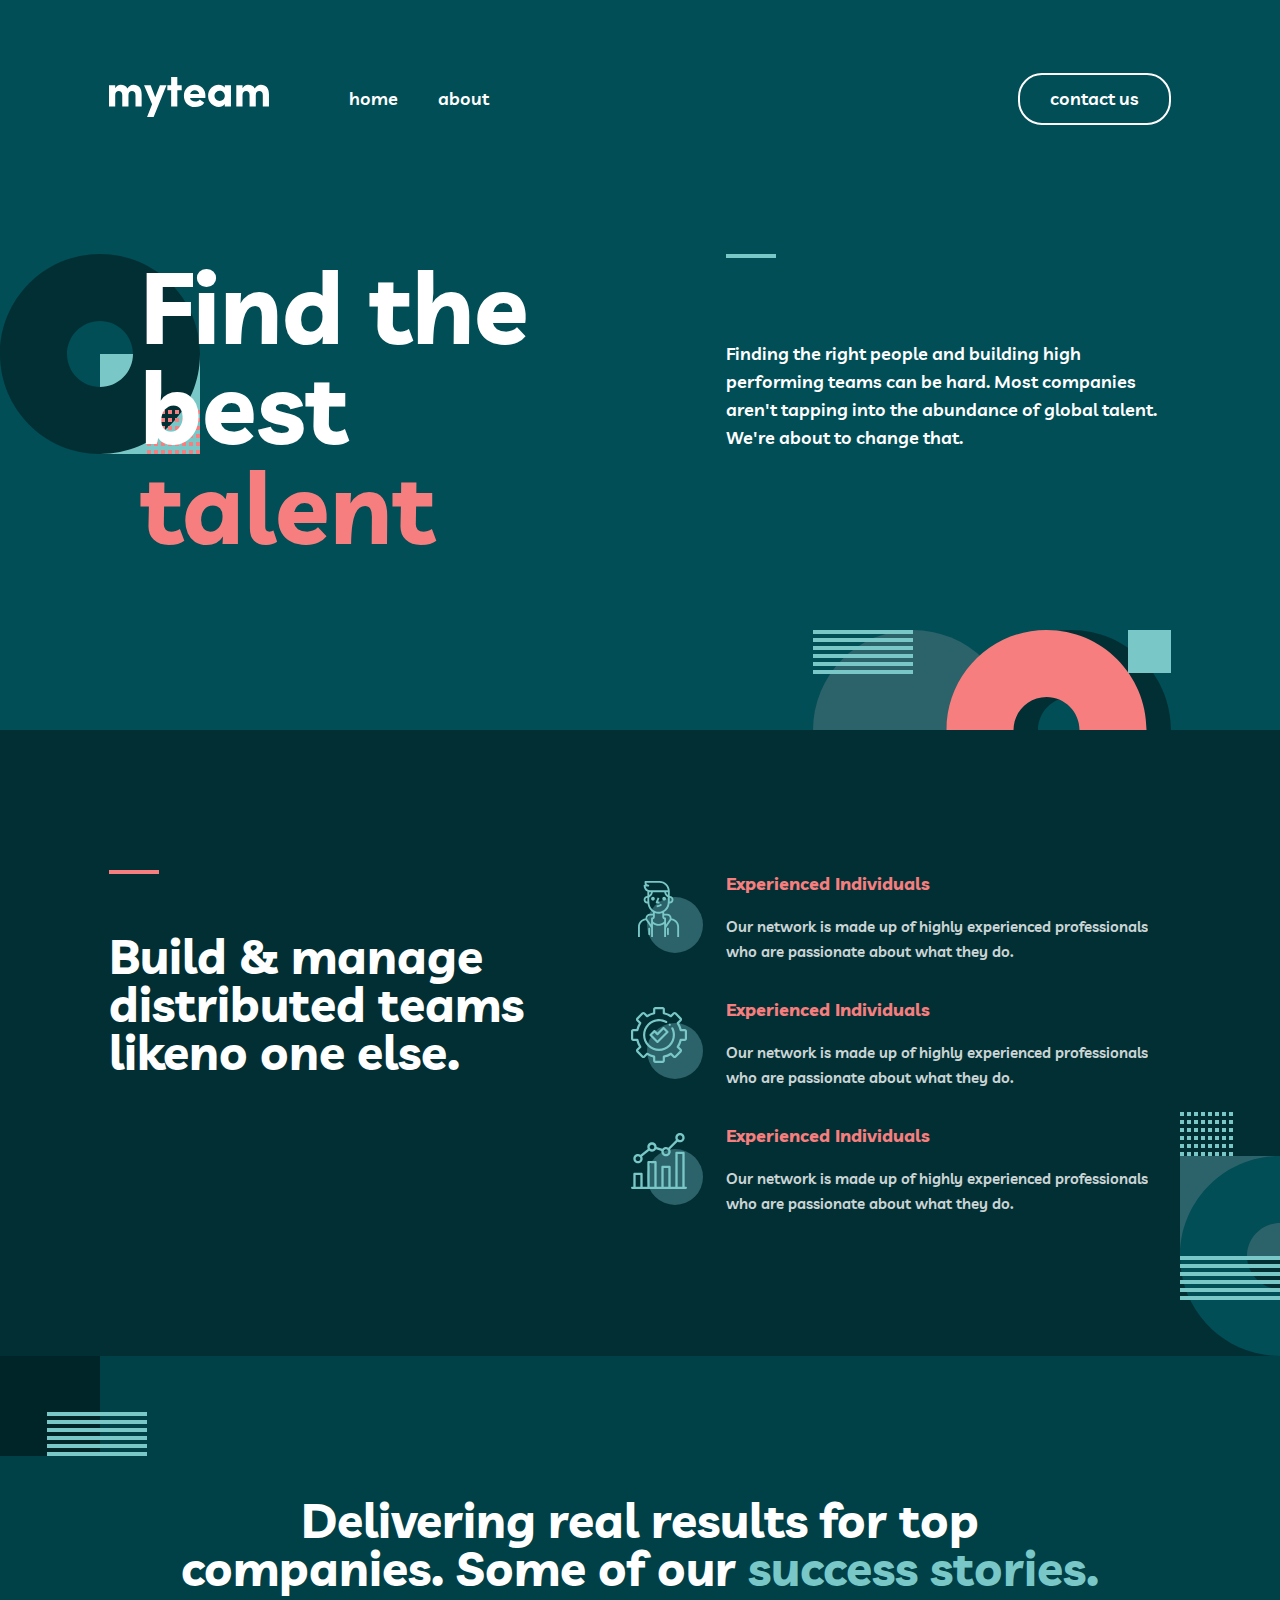
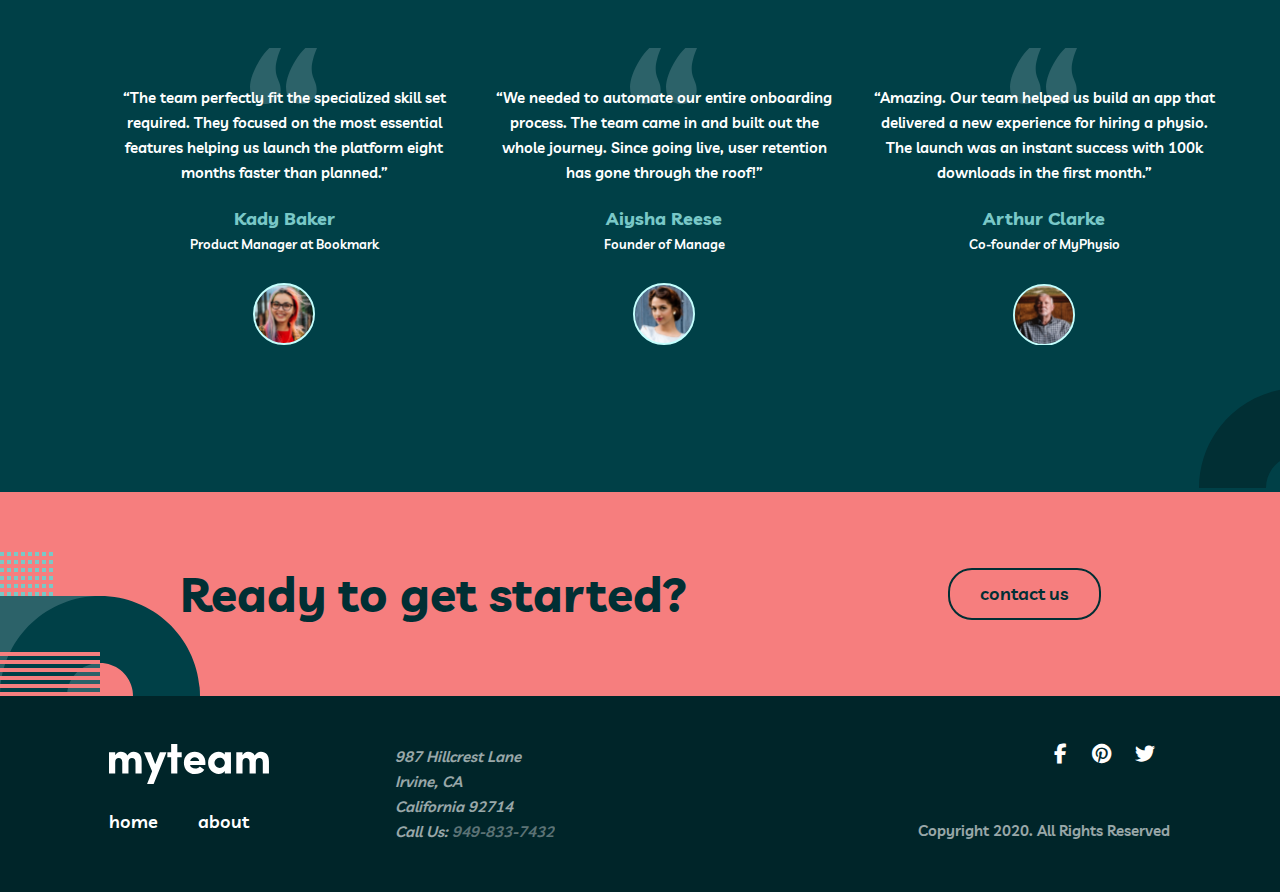
<file: index.html>
<!DOCTYPE html>
<html lang="en">
<head>
    <meta charset="UTF-8">
    <meta name="viewport" content="width=device-width, initial-scale=1.0">
    <title>myteam</title>
    <link rel="shortcut icon" href="./images/myteam-logo.svg">
    <link rel="stylesheet" href="./css/normalize.css">
    <link rel="stylesheet" href="css/style.css">
    <link rel="stylesheet" href="https://cdnjs.cloudflare.com/ajax/libs/font-awesome/6.5.2/css/all.min.css">
</head>
<body>
    <!--Site Header start  -->
    <header class="site-header">
        <div class="container">
            <div class="header">
                <div class="header-logo-wrapper">
                    <a href="/">
                        <img src="./images/myteam-logo.svg" alt="Site Logo"
                        width="160"
                        height="40">
                    </a>
                    <nav class="header-navbar navbar">
                        <ul class="navbar-list">
                            <li class="navbar-item">
                                <a class="navbar-link" href="./index.html">home</a>
                            </li>
                            <li class="navbar-item">
                                <a class="navbar-link" href="./about.html">about</a>
                            </li>
                        </ul>
                    </nav>
                </div>
                <a class="header-contact-us-link" href="./contact.html">contact us</a>
            </div>   
        </div>
    </header>
    <!-- Site Header end -->

    <main class="site-main">
        <section class="hero-section">
            <div class="container">
                <div class="hero">
                    <div class="hero-title-wrapper">
                        <h1 class="hero-title">Find the best <span class="hero-title-color">talent</span> </h1>
                    </div>                   
                    <div class="hero-text-wrapper">
                        <span class="hero-text-line"></span>
                        <p class="hero-text">Finding the right people and building high performing teams can be hard. Most companies aren't tapping into the abundance of global talent. We're about to change that.</p>
                       
                    </div>
                </div>               
            </div>
        </section>

        <section class="build-section">
            <div class="container">
                <div class="build">
                    <div class="build-title-wrapper">
                        <span class="build-color"></span>
                        <p class="build-text">Build & manage distributed teams likeno one else.</p> 
                    </div>
                    <ul class="build-list">
                        <li class="build-item">
                            <img class="build-item-icon" src="./images/teeneger-icon.svg" alt="Experienced" width="72" height="72">
                            <div class="build-item-content-wrapper">
                                <h3 class="build-item-subtitle">Experienced Individuals</h3>
                                <p class="build-item-text">Our network is made up of highly experienced professionals who are passionate about what they do.</p>
                            </div>
                        </li>
                        <li class="build-item">
                            <img class="build-item-icon" src="./images/correct-icon.svg" alt="Experienced" width="72" height="72">
                            <div class="build-item-content-wrapper">
                                <h3 class="build-item-subtitle">Experienced Individuals</h3>
                                <p class="build-item-text">Our network is made up of highly experienced professionals who are passionate about what they do.</p>
                            </div>
                        </li>
                        <li class="build-item">
                            <img class="build-item-icon" src="./images/trend-icon.svg" alt="Experienced" width="72" height="72">
                            <div class="build-item-content-wrapper">
                                <h3 class="build-item-subtitle">Experienced Individuals</h3>
                                <p class="build-item-text">Our network is made up of highly experienced professionals who are passionate about what they do.</p>
                            </div>
                        </li>
                    </ul>
                </div>
            

            </div>
        </section>

        <section class="stories-section">
            <div class="container">
                <div class="stories">
                    <h1 class="stories-title">
                    Delivering real results for top <br> companies. Some of our <span class="stories-title-color">
                        success stories.
                    </span> 
                    </h1>

                    <div class="stories-triple">
                        <div class="first-story">
                            <img class="stories-icon" src="./images/stories-icon.svg" alt="icon" width="67" height="56">
                            <p class="first-story-text"> “The team perfectly fit the specialized skill set required. They focused on the most essential features helping us launch the platform eight months faster than planned.”</p>
                            <strong class="first-story-name">Kady Baker</strong>
                            <p class="first-story-job">Product Manager at Bookmark</p>
                            <img class="first-story-img" src="./images/kady.svg" alt="Kady Baker" width="62" height="62">
                        </div>

                        <div class="second-story">
                            <img class="stories-icon" src="./images/stories-icon.svg" alt="icon" width="67" height="56">
                            <p class="first-story-text"> “We needed to automate our entire onboarding process. The team came in and built out the whole journey. Since going live, user retention has gone through the roof!”</p>
                            <strong class="first-story-name">Aiysha Reese</strong>
                            <p class="first-story-job">Founder of Manage</p>
                            <img class="first-story-img" src="./images/aiysha.svg" alt="Kady Baker" width="62" height="62">
                        </div>

                        <div class="third-story">
                            <img class="stories-icon" src="./images/stories-icon.svg" alt="icon" width="67" height="56">
                            <p class="first-story-text">“Amazing. Our team helped us build an app that delivered a new experience for hiring a physio. The launch was an instant success with 100k downloads in the first month.”</p>
                            <strong class="first-story-name">Arthur Clarke</strong>
                            <p class="first-story-job">Co-founder of MyPhysio</p>
                            <img class="first-story-img" src="./images/arthur.svg" alt="Kady Baker" width="62" height="62">
                        </div>
                    </div>

                    <img class="stories-bottom-bg" src="./images/stories-bottom-bg.svg" alt="icon" width="200" height="100">
                </div>
            </div>
        </section>

        <section class="ready-section">
            <div class="ready-wrapper">
                <h2 class="ready-title">Ready to get started?</h2>
             
                <a class="ready-contact-us-link" href="./contact.html">contact us</a>
            </div>
        </section>
    </main>

    <footer class="site-footer">
        <div class="container">
            <div  class="footer">       
        <div class="footer-list-wrapper">
            <img src="./images/myteam-logo.svg" alt="Logo" width="160"
            height="40">
            <ul class="footer-list">
                <li class="footer-item">
                    <a class="footer-link" href="./index.html">home</a>
                </li>
                <li class="footer-item">
                    <a class="footer-link" href="./about.html">about</a>
                </li>
            </ul>
        </div>

        <address class="footer-address">
            987  Hillcrest Lane <br> Irvine, CA <br> California 92714 <br> Call Us: <a class="footer-tel" href="tel:+">949-833-7432</a>
        </address>

        <div class="footer-icon-content">
            <div class="icons">
                <a href="https://www.facebook.com/" target="_blank">
                    <i class="fa-brands fa-facebook-f"></i>
                </a>
                <a href="https://www.pinterest.com/" target="_blank">
                    <i class="fa-brands fa-pinterest"></i>
                </a>
                <a href="https://x.com/?lang=ru" target="_blank">
                    <i class="fa-brands fa-twitter"></i>
                </a>
            </div>
            <p class="footer-text">Copyright 2020. All Rights Reserved</p>
        </div>
            </div>
            
        </div>
        
    </footer>
</body>
</html>
</file>
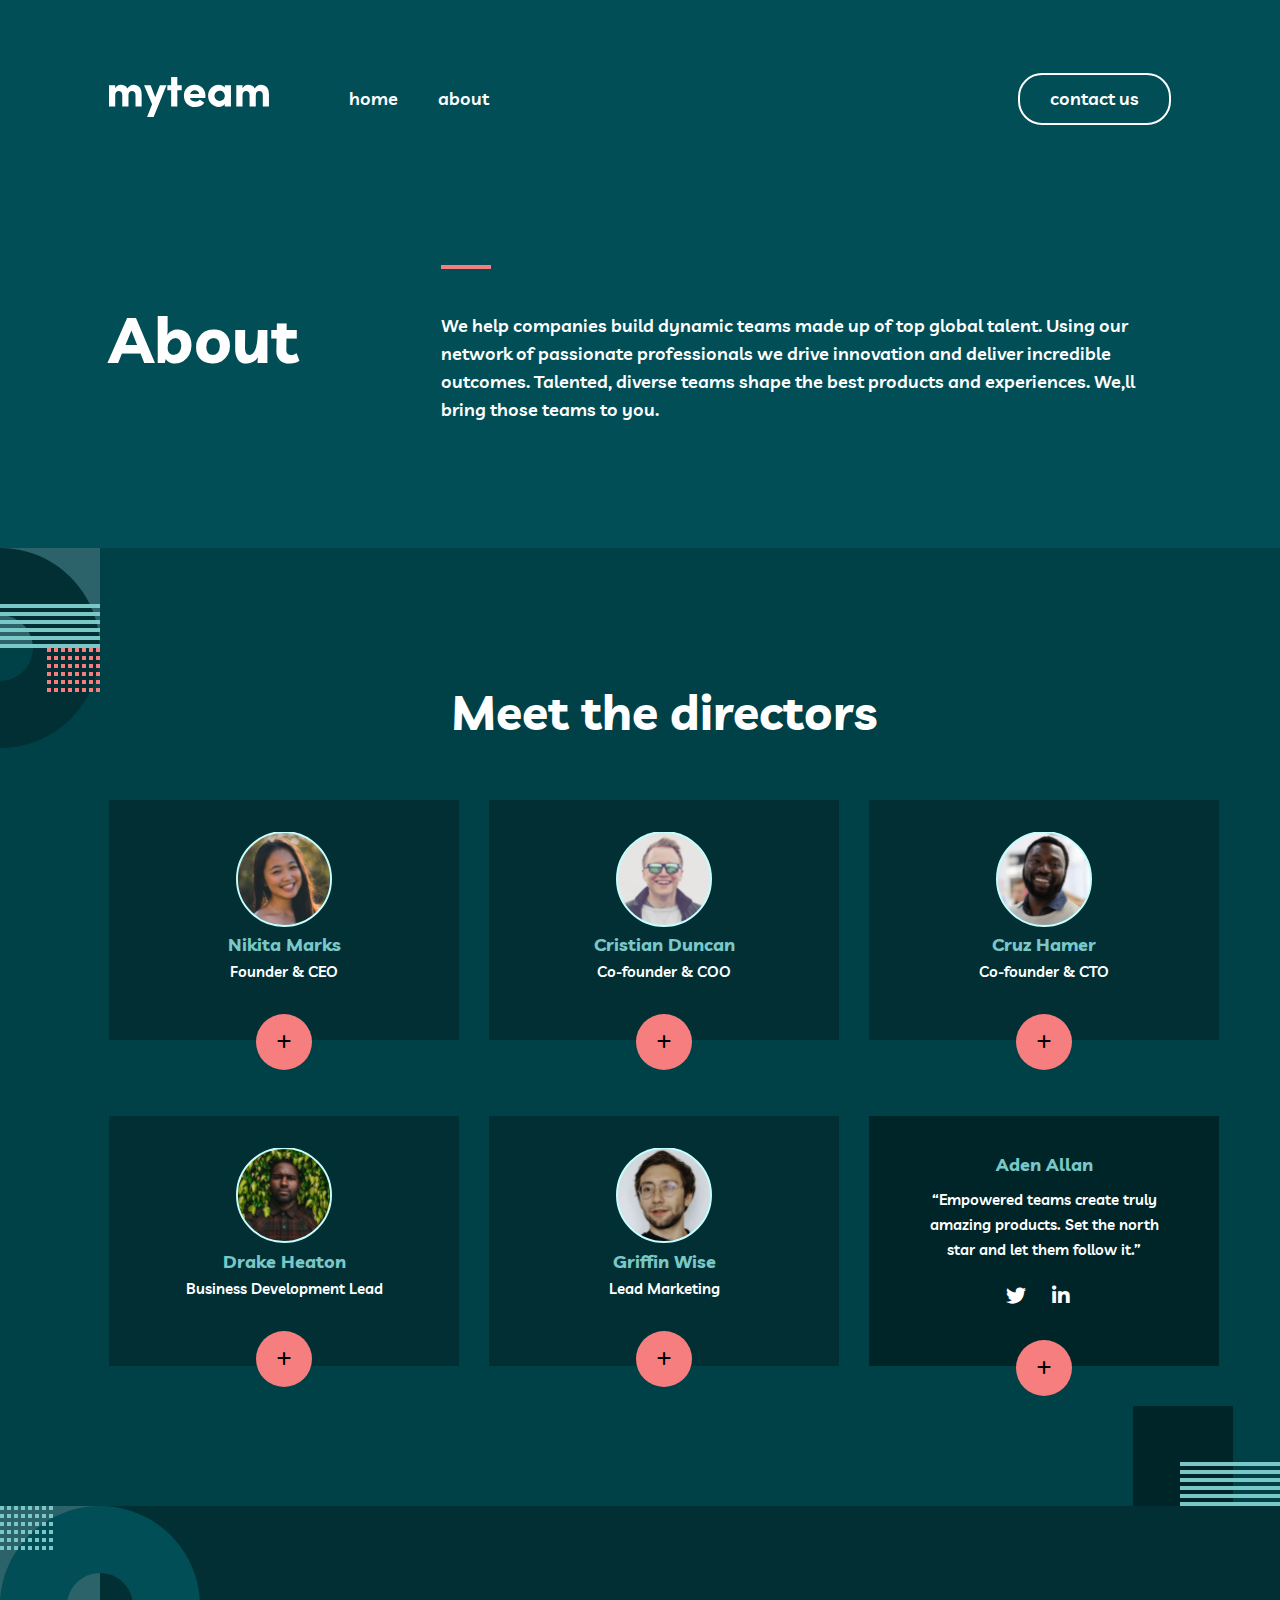
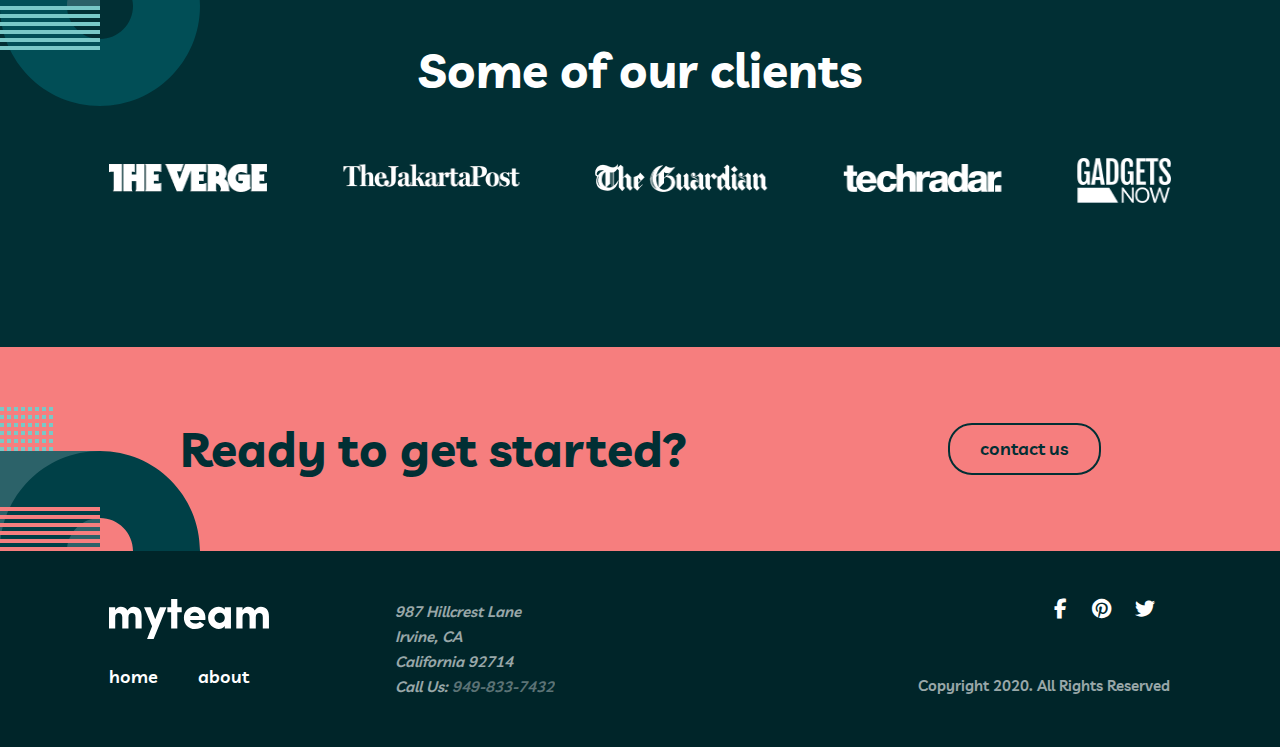
<file: about.html>
<!DOCTYPE html>
<html lang="en">
<head>
    <meta charset="UTF-8">
    <meta name="viewport" content="width=device-width, initial-scale=1.0">
    <title>myteam</title>
    <link rel="shortcut icon" href="./images/myteam-logo.svg">
    <link rel="stylesheet" href="./css/normalize.css">
    <link rel="stylesheet" href="css/style.css">
    <link rel="stylesheet" href="https://cdnjs.cloudflare.com/ajax/libs/font-awesome/6.5.2/css/all.min.css">
</head>
<body>
    <!--Site Header start  -->
    <header class="site-header">
        <div class="container">
            <div class="header">
                <div class="header-logo-wrapper">
                    <a href="/">
                        <img src="./images/myteam-logo.svg" alt="Site Logo"
                        width="160"
                        height="40">
                    </a>
                    <nav class="header-navbar navbar">
                        <ul class="navbar-list">
                            <li class="navbar-item">
                                <a class="navbar-link" href="./index.html">home</a>
                            </li>
                            <li class="navbar-item">
                                <a class="navbar-link" href="./about.html">about</a>
                            </li>
                        </ul>
                    </nav>
                </div>
                <a class="header-contact-us-link" href="./contact.html">contact us</a>
            </div>   
        </div>
    </header>
    <!-- Site Header end -->

    <main class="site-main">
        <section class="hero-section-about">
            <div class="container">
                <div class="hero-about">
                    <div class="hero-section-wrapper-about">
                        <h1 class="hero-title-about">About</h1>
        
                        <div class="hero-content-about">
                            <span class="hero-content-color"></span>
                            <p class="hero-content-text">We help companies build dynamic teams made up of top global talent. Using our network of passionate professionals we drive innovation and deliver incredible outcomes. Talented, diverse teams shape the best products and experiences. We,ll bring those teams to you.</p>
                        </div>
                    </div>
                </div>
                
            </div>
            <img class="hero-about-bg" src="./images/hero-about-bg.svg" alt="about bg" width="100" height="200">
        </section>

        <section class="directors-section">
            <div class="container">
                <div class="directions">
                    <h1 class="directors-title">Meet the directors</h1>

                    <div class="first-triple">
                        <div class="nikita">
                            <img class="nikita-img" src="./images/nikita.svg" alt="Nikita Marks" width="96" height="96">
                            <h2 class="nikita-name">Nikita Marks</h2>
                            <p class="nikita-text">Founder & CEO</p>
                            <i class="fa-sharp fa-solid fa-plus"></i>
                        </div>

                        <div class="nikita">
                            <img class="nikita-img" src="./images/cristian.svg" alt="Nikita Marks" width="96" height="96">
                            <h2 class="nikita-name">Cristian Duncan</h2>
                            <p class="nikita-text">Co-founder & COO</p>
                            <i class="fa-sharp fa-solid fa-plus"></i>
                        </div>
                        
                        <div class="nikita">
                            <img class="nikita-img" src="./images/cruz.svg" alt="Nikita Marks" width="96" height="96">
                            <h2 class="nikita-name">Cruz Hamer</h2>
                            <p class="nikita-text">Co-founder & CTO</p>
                            <i class="fa-sharp fa-solid fa-plus"></i>
                        </div>
                    </div>

                    <div class="second-triple">
                        <div class="nikita">
                            <img class="nikita-img" src="./images/drake.svg" alt="Nikita Marks" width="96" height="96">
                            <h2 class="nikita-name">Drake Heaton</h2>
                            <p class="nikita-text">Business Development Lead</p>
                            <i class="fa-sharp fa-solid fa-plus"></i>
                        </div>                               
                        <div class="nikita">
                            <img class="nikita-img" src="./images/griffin.svg" alt="Nikita Marks" width="96" height="96">
                            <h2 class="nikita-name">Griffin Wise</h2>
                            <p class="nikita-text">Lead Marketing</p>
                            <i class="fa-sharp fa-solid fa-plus"></i>
                        </div>     
                        <div class="directors-content">
                            <h2 class="directors-content-title">Aden Allan</h2>
                            <p class="directors-content-text">“Empowered teams create truly <br> amazing products. Set the north <br> star and let them follow it.”</p>
                            <div class="directors-content-icon">
                                <a href="https://x.com/?lang=ru" target="_blank">
                                    <i class="fa-brands fa-twitter"></i>
                                </a>
                                <a href="https://ru.linkedin.com/" target="_blank">
                                    <i class="fa-brands fa-linkedin-in"></i>
                                </a>
                            </div>
                            <i class="fa-sharp fa-solid fa-plus"></i>
                        </div>                          
                             
                    </div>
                </div>
            </div>
        </section>

        <section class="clients-section">
            <div class="container">
                <div class="clients">
                    <h2 class="clients-title">Some of our clients</h2>

                    <div class="clients-name">
                        <img class="clients-names" src="./images/clients.png" alt="Clients" width="100%" height="45">
                    </div>
                </div>
            </div>
        </section>
        

        <section class="ready-section">
            <div class="ready-wrapper">
                <h2 class="ready-title">Ready to get started?</h2>
             
                <a class="ready-contact-us-link" href="./contact.html">contact us</a>
            </div>
        </section>
    </main>

     <footer class="site-footer">
        <div class="container">
            <footer  class="footer">       
        <div class="footer-list-wrapper">
            <img src="./images/myteam-logo.svg" alt="Logo" width="160"
            height="40">
            <ul class="footer-list">
                <li class="footer-item">
                    <a class="footer-link" href="./index.html">home</a>
                </li>
                <li class="footer-item">
                    <a class="footer-link" href="./about.html">about</a>
                </li>
            </ul>
        </div>

        <address class="footer-address">
            987  Hillcrest Lane <br> Irvine, CA <br> California 92714 <br> Call Us: <a class="footer-tel" href="tel:+">949-833-7432</a>
        </address>

        <div class="footer-icon-content">
            <div class="icons">
                <a href="https://www.facebook.com/"  target="_blank">
                    <i class="fa-brands fa-facebook-f"></i>
                </a>
                <a href="https://www.pinterest.com/"  target="_blank">
                    <i class="fa-brands fa-pinterest"></i>
                </a>
                <a href="https://x.com/?lang=ru"  target="_blank">
                    <i class="fa-brands fa-twitter"></i>
                </a>
            </div>
            <p class="footer-text">Copyright 2020. All Rights Reserved</p>
        </div>
            </footer>
            
        </div>
        
    </footer> 
</body>
</html>
</file>
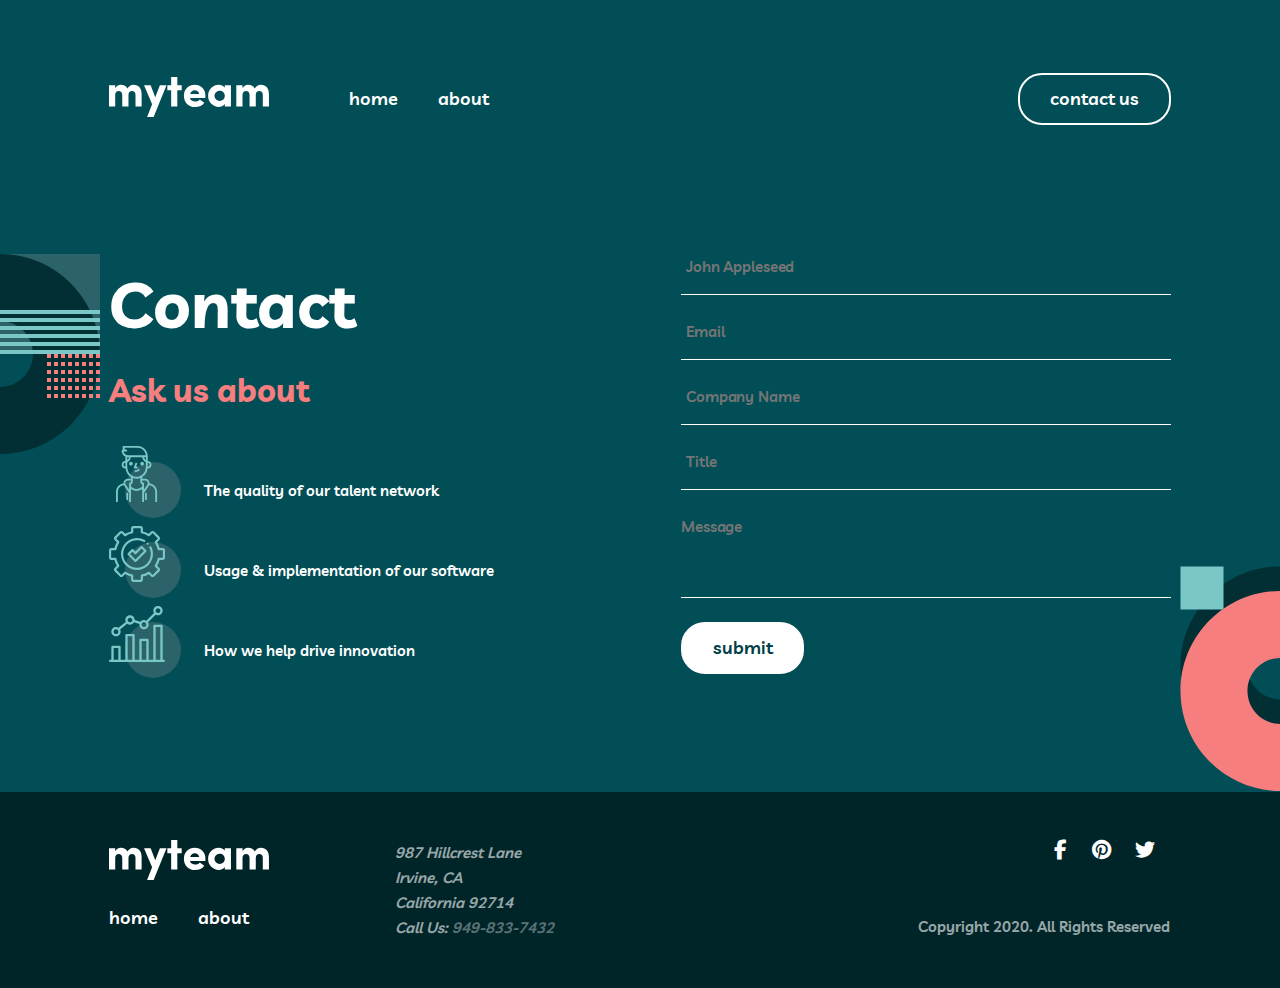
<file: contact.html>
<!DOCTYPE html>
<html lang="en">
<head>
    <meta charset="UTF-8">
    <meta name="viewport" content="width=device-width, initial-scale=1.0">
    <title>myteam</title>
    <link rel="shortcut icon" href="./images/myteam-logo.svg">
    <link rel="stylesheet" href="./css/normalize.css">
    <link rel="stylesheet" href="css/style.css">
    <link rel="stylesheet" href="https://cdnjs.cloudflare.com/ajax/libs/font-awesome/6.5.2/css/all.min.css">
</head>
<body>
    <!--Site Header start  -->
    <header class="site-header">
        <div class="container">
            <div class="header">
                <div class="header-logo-wrapper">
                    <a href="/">
                        <img src="./images/myteam-logo.svg" alt="Site Logo"
                        width="160"
                        height="40">
                    </a>
                    <nav class="header-navbar navbar">
                        <ul class="navbar-list">
                            <li class="navbar-item">
                                <a class="navbar-link" href="./index.html">home</a>
                            </li>
                            <li class="navbar-item">
                                <a class="navbar-link" href="./about.html">about</a>
                            </li>
                        </ul>
                    </nav>
                </div>
                <a class="header-contact-us-link" href="./contact.html">contact us</a>
            </div>   
        </div>
    </header>
    <!-- Site Header end -->

    <main class="site-main">
        <section class="contact-section">
            <div class="container">
                <div class="contact">
                    <div class="contact-info">
                        <h1 class="contact-info-title">Contact</h1>
                        <h2 class="contact-info-subtitle">Ask us about</h2>
                        <ul class="build-list">
                            <li class="build-item-contact">
                                <img class="build-item-icon" src="./images/teeneger-icon.svg" alt="Experienced" width="72" height="72">
                                <div class="build-item-content-wrapper">
                                    <p class="build-item-text-contact">The quality of our talent network</p>
                                </div>
                            </li>
                            <li class="build-item-contact">
                                <img class="build-item-icon" src="./images/correct-icon.svg" alt="Experienced" width="72" height="72">
                                <div class="build-item-content-wrapper">
                                    <p class="build-item-text-contact">Usage & implementation of our software</p>
                                </div>
                            </li>
                            <li class="build-item-contact">
                                <img class="build-item-icon" src="./images/trend-icon.svg" alt="Experienced" width="72" height="72">
                                <div class="build-item-content-wrapper">
                                    <p class="build-item-text-contact">How we help drive innovation</p>
                                </div>
                            </li>
                        </ul>
                    </div>
    
                    <div class="contact-form">
                        <form class="form" action="https://echo.htmlacademy.ru" method="post" autocomplete="on">
                            <input class="form-input" type="text" name="Username" id="username" placeholder="John Appleseed" required>

                            <input class="form-input" type="email" name="Email" id="email" placeholder="Email" required>

                            <input class="form-input" type="text" name="Company_name" id="name" placeholder="Company Name" required>

                            <input class="form-input" type="text" name="Title" id="title" placeholder="Title" required>

                            <textarea class="form-textarea" name="Message" id="message" placeholder="Message" required></textarea>

                            <button class="form-btn" type="submit" >submit</button>
                        </form>
                    </div>
                </div>
                
            </div>
        </section>

    </main>

     <footer class="site-footer">
        <div class="container">
            <footer  class="footer">       
        <div class="footer-list-wrapper">
            <img src="./images/myteam-logo.svg" alt="Logo" width="160"
            height="40">
            <ul class="footer-list">
                <li class="footer-item">
                    <a class="footer-link" href="./index.html">home</a>
                </li>
                <li class="footer-item">
                    <a class="footer-link" href="./about.html">about</a>
                </li>
            </ul>
        </div>

        <address class="footer-address">
            987  Hillcrest Lane <br> Irvine, CA <br> California 92714 <br> Call Us: <a class="footer-tel" href="tel:+">949-833-7432</a>
        </address>

        <div class="footer-icon-content">
            <div class="icons">
                <a href="https://www.facebook.com/"  target="_blank">
                    <i class="fa-brands fa-facebook-f"></i>
                </a>
                <a href="https://www.pinterest.com/"  target="_blank">
                    <i class="fa-brands fa-pinterest"></i>
                </a>
                <a href="https://x.com/?lang=ru"  target="_blank">
                    <i class="fa-brands fa-twitter"></i>
                </a>
            </div>
            <p class="footer-text">Copyright 2020. All Rights Reserved</p>
        </div>
            </footer>
            
        </div>
        
    </footer>  
</body>
</html>
</file>
<file: css/style.css>
@font-face {
    font-display: swap;
    font-family: 'Livvic';
    font-style: normal;
    font-weight: 600;
    src: url('../fonts/livvic-v14-latin-600.woff2') format('woff2');
}
@font-face {
    font-display: swap;
    font-family: 'Livvic';
    font-style: normal;
    font-weight: 700;
    src: url('../fonts/livvic-v14-latin-700.woff2') format('woff2');
}

:root {
    --bg-color:rgb(1, 78, 86);
    --link-color:rgb(255, 255, 255);
    --link-hover:#F67E7E;
}

* {
    margin: 0;
    padding: 0;
    text-decoration: none;
    list-style: none;
    box-sizing: border-box;
    font-family: 'Livvic';
}

body {
    background-color: var(--bg-color);
}

.container {
    width: 1110px;
    margin: 0 auto;
    padding: 0 24px;
}

.header, .hero, .build {
    display: flex;
    align-items: center;
    justify-content: space-between;
}
/* Site Header */
.site-header {
    padding: 73px 0 129px;
}

.header-logo-wrapper {
    display: flex;
    align-items: center;
    gap: 80px;
}

.navbar-list {
    display: flex;
    align-items: center;
    gap: 40px;
}

.navbar-link {
    color: var(--link-color);
    font-size: 18px;
    font-weight: 600;
    line-height: 28px;
    letter-spacing: 0px;
    transition: 0.3s color linear;
}


.navbar-link:hover {
    color: var(--link-hover);
}
.header-contact-us-link {
    width: 153px;
    padding: 10px 0;
    box-sizing: border-box;
    border: 2px solid var(--link-color);
    border-radius: 24px;
    color: var(--link-color);
    font-size: 18px;
    font-weight: 600;
    line-height: 28px;
    letter-spacing: 0px;
    text-align: center;
    transition: 0.3s color linear;
}

.header-contact-us-link:hover {
    background-color: var(--link-color);
    color: var(--bg-color);
}

/* Site Main */

/* Hero section */
.hero-section {
    background-image: url(../images/hero-section-bg.svg);
    background-repeat: no-repeat;
    background-size: 200px;
    background-position: calc(50%-691px) 0;
}

.hero {
    padding-bottom: 173px;
    background-image: url(../images/hero-bg.svg);
    background-repeat: no-repeat;
    background-size: 358px 100px;
    background-position: bottom right;

}
.hero-title-wrapper {
    width: 525px;
    margin-left: 31px;
}
.hero-title {
    font-size: 100px;
    font-weight: 700;
    line-height: 100px;
    letter-spacing: 0px;
    color: var(--link-color);
}
.hero-title-color {
    color: var(--link-hover);
}

.hero-text-wrapper {
    width: 445px;
    margin-bottom: 105px;
}
.hero-text-line {
    margin-bottom: 79px;
    display: inline-block;
    width: 50px;
    height: 4px;
    background-color: rgb(121, 200, 199);
}

.hero-text {    
    color: var(--link-color);
    font-size: 18px;
    font-weight: 600;
    line-height: 28px;
    letter-spacing: 0px;
}

/* build section */
.build-section {
    background: rgb(1, 47, 52);
    padding: 140px 0;
    display: flex;
    background-image: url(../images/build-section-bg.svg);
    background-repeat: no-repeat;
    background-position: bottom right;
}

.build {
    align-items: start;
}

.build-title-wrapper {
    width: 445px;
}

.build-color {
    width: 50px;
    height: 4px;
    margin-bottom: 54px;
    display: inline-block;
    background: var(--link-hover);
}

.build-text {
    color: var(--link-color);
    font-size: 48px;
    font-weight: 700;
    line-height: 48px;
    letter-spacing: 0px;
}

.build-item {
    display: flex;
    align-items: center;
    gap: 23px;
}

.build-item +.build-item {
    margin-top: 32px;
}

.build-item-content-wrapper {
    width: 445px;
}
.build-item-subtitle {
    color: var(--link-hover);
    font-size: 18px;
    font-weight: 700;
    line-height: 28px;
    letter-spacing: 0px;
}
.build-item-text {
    display: inline-block;
    margin-top: 16px;
    opacity: 0.8;
    color: var(--link-color);
    font-size: 15px;
    font-weight: 600;
    line-height: 25px;
    letter-spacing: 0px;
}

/* stories section */
.stories-section {
    background: rgb(0, 64, 71);
    padding-top: 140px;
    background-image: url(../images/stories-top-bg.svg);
    background-repeat: no-repeat;
}

.stories-bottom-bg {
    position: relative;
    margin-top: 40px;
    right: -1090px;
}

.stories {
    align-items: start;
}
.stories-title {
    color: var(--link-color);
    font-size: 48px;
    font-weight: 700;
    line-height: 48px;
    letter-spacing: 0px;
    text-align: center;
}
.stories-title-color {
    color: rgb(121, 200, 199);
}
.stories-triple {
    display: flex;
    align-items: center;
    justify-content: space-between;
    margin-top: 56px;
}
.first-story, .second-story, .third-story {
    width: 350px; 
}

.second-story {
    margin: 0 30px 0 30px;
}

.stories-icon {
    text-align: center;
    margin: 0 141px -23px 141px;
}
.first-story-text {
    color: var(--link-color);
    font-size: 15px;
    font-weight: 600;
    line-height: 25px;
    letter-spacing: 0px;
    text-align: center;
}
.first-story-name {
    margin: 20px 0 2px 0;
    display: block;
    color: rgb(121, 200, 199);
    font-size: 18px;
    font-weight: 700;
    line-height: 28px;
    letter-spacing: 0px;
    text-align: center;
}
.first-story-job {
    color: var(--link-color);
    font-size: 13px;
    font-weight: 500;
    line-height: 18px;
    letter-spacing: 0px;
    text-align: center;
}

.first-story-img {
    margin: 30px 144px 0 144px;
}

/* ready section */
.ready-section {
    background-color: var(--link-hover);
    background-image: url(../images/ready-bg.svg);
    background-repeat: no-repeat;
    background-position: bottom left;
}
.ready-wrapper {
    padding: 76px 0 76px 0;
    display: flex;
    align-items: center;
    justify-content: center;
    gap: 260px;
}
.ready-title {
    color: rgb(1, 47, 52);
    font-size: 48px;
    font-weight: 700;
    line-height: 48px;
    letter-spacing: 0px;
}
.ready-contact-us-link {
    color: rgb(1, 47, 52);
    font-size: 18px;
    font-weight: 600;
    line-height: 28px;
    letter-spacing: 0px;
    width: 153px;
    padding: 10px 0;
    box-sizing: border-box;
    border: 2px solid rgb(1, 47, 52);
    border-radius: 24px;
    letter-spacing: 0px;
    text-align: center;
    transition: 0.3s color linear;
}

.ready-contact-us-link:hover {
    color: var(--link-color);
    background-color: rgb(1, 47, 52);
}

/* Site Footer */
.site-footer {
    background-color: rgb(0, 37, 41);
    padding: 48px 48px;  
}

.footer {
    display: flex;
    align-items: start;
}   
.footer-list-wrapper {
    margin-right: 126px;
}
.footer-list {
    margin-top: 21px;
    display: flex;
    gap: 40px;
    
}

.footer-link {
    color: var(--link-color);
    font-size: 18px;
    font-weight: 600;
    line-height: 28px;
    letter-spacing: 0px;
    transition: 0.3 color linear;
}

.footer-link:hover {
    color: var(--link-hover);
}
.footer-address {
    opacity: 0.6;
    width: 445px;
    margin-right: 79px;
    color: var(--link-color);
    font-size: 15px;
    font-weight: 600;
    line-height: 25px;
    letter-spacing: 0px;
    text-align: left;
}

.footer-tel {
    opacity: 0.6;
    color: var(--link-color);
    font-size: 15px;
    font-weight: 600;
    line-height: 25px;
    letter-spacing: 0px;
    text-align: left;
}

.footer-icon-content {
    width: 253px;
}

.fa-brands {
    width: 24px;
    height: 24px;
    font-size: 20px;
    display: block;
    margin-right: 16px;
    cursor: pointer;
    text-align: end;
    transition: 0.3s color linear;
}

.icons {
    text-align: end;
}
.icons a {
    color: var(--link-color);  
}

.icons a:hover {
    color: var(--link-hover) !important;
}
.footer-text {
    margin-top: 50px;
    opacity: 0.6;
    color: var(--link-color);
    font-size: 15px;
    font-weight: 600;
    line-height: 25px;
    letter-spacing: 0px;
}

/* about html */   
.hero-section-wrapper-about {
    display: flex;
    align-items: center;
    justify-content: space-between;
}
.hero-title-about {
    color: var(--link-color);
    font-size: 64px;
    font-weight: 700;
    line-height: 100px;
    letter-spacing: 0px;
    align-items: center;
}
.hero-content-about {
    width: 730px;
}
.hero-content-color {
    width: 50px;
    height: 4px;
    display: inline-block;
    background: rgb(246, 126, 126);
}
.hero-content-text {
    margin-top: 40px;
    color: var(--link-color);
    font-size: 18px;
    font-weight: 600;
    line-height: 28px;
    letter-spacing: 0px;
}

.hero-about-bg {
    position: relative;
    margin-top: -80px;
    right: -1419px; 
}

/* directors section */
.directors-section {
    padding: 140px 0;
    background: rgb(0, 64, 71);
    background-image: url(../images/directors-top-bg.svg) ,url(../images/directors-bottom-bg.svg);
    background-repeat: no-repeat;
    background-size: 100px 200px, 147px 100px;
    background-position: top left, bottom right;
}

.directions {
    width: 1110px;
}
.directors-title {
    color: var(--link-color);
    font-size: 48px;
    font-weight: 700;
    line-height: 48px;
    letter-spacing: 0px;
    text-align: center;
}
.first-triple {
    margin-top: 64px;
    display: flex;
    text-align: center;
    justify-content: space-between;

}
.nikita {
    width: 350px;
    background: rgb(1, 47, 52);
}
.nikita-img {
    margin-top: 32px;
}
.nikita-name {
    color: rgb(121, 200, 199);
    font-size: 18px;
    font-weight: 700;
    line-height: 28px;
    letter-spacing: 0px;
}
.nikita-text {
    color: var(--link-color);
    font-family: Livvic;
    font-size: 15px;
    font-weight: 500;
    line-height: 25px;
    letter-spacing: 0px;
}

.fa-sharp {
    position: relative;
    top: 30px;
}

.fa-sharp{
    padding: 20px;
    width: 56px;
    height: 56px;
    background-color: #F67E7E;
    border-radius: 50%;
}

.fa-sharp:hover {
    background: rgb(121, 200, 199);
    cursor: pointer;
}

.second-triple {
    margin-top: 76px;
    display: flex;
    text-align: center;
    justify-content: space-between;
}

.fa-brands {
    width: 24px;
    height: 24px;
    font-size: 20px;
    display: block;
    margin-right: 16px;
    cursor: pointer;
    text-align: end;
    transition: 0.3s color linear;
}

.directors-content {
    width: 350px;
    background: rgb(0, 37, 41);
    text-align: center;
}

.directors-content-title {
    margin-top: 35px;
    color: rgb(121, 200, 199);
    font-size: 18px;
    font-weight: 700;
    line-height: 28px;
    letter-spacing: 0px;
}

.directors-content-text {
    margin: 8px 0 24px 0;
    color: var(--link-color);
    font-size: 15px;
    font-weight: 600;
    line-height: 25px;
    letter-spacing: 0px;
}
.directors-content-icon a {
    color: var(--link-color);  
}

.directors-content-icon a:hover {
    color: var(--link-hover) !important;
}

/* clients section */
.clients-section {
    padding: 140px 0;
    background: rgb(1, 47, 52);
    background-image: url(../images/clients-bg.svg);
    background-repeat: no-repeat;
    background-size: 200px 200px;
    background-position: top left;   
}

.clients {
    text-align: center;
}
.clients-title {
    color: var(--link-color);
    font-size: 48px;
    font-weight: 700;
    line-height: 48px;
    letter-spacing: 0px;
}
.clients-name {
    margin-top: 64px;
}

/* contact us html */

/* contact-section */
.contact-section {
    padding-bottom: 114px;
    background-image: url(../images/contact-top-bg.svg), url(../images/contact-bottom-bg.svg);
    background-repeat: no-repeat;
    background-position: top left,bottom right;
}

.contact {
    display: flex;
    align-items: start;
    gap: 32px;
}

.contact-info {
    width: 540px;
    text-align: left;
}
.contact-info-title {
    margin-bottom: 12px;
    color: var(--link-color);
    font-size: 64px;
    font-weight: 700;
    line-height: 100px;
    letter-spacing: 0px;
}
.contact-info-subtitle {
    margin-bottom: 32px;
    color: var(--link-hover);
    font-size: 32px;
    font-weight: 700;
    line-height: 48px;
    letter-spacing: 0px;
}

.build-item-contact {
    display: flex;
    align-items: center;
    gap: 23px;
}

.build-item-contact +.build-item-contact {
    margin-top: 8px;
}

.build-item-text-contact {
    display: inline-block;
    margin-top: 16px;
    color: var(--link-color);
    font-size: 15px;
    font-weight: 600;
    line-height: 25px;
    letter-spacing: 0px;
}

/* contact-forms */
.contact-form {
    width: 540px;
}

.form {
    display: flex;
    flex-direction: column;
    color: var(--link-color);
    font-weight: 600;
    line-height: 25px;
    letter-spacing: -0.12px;
    text-align: left;
}

.form-input {
    margin-bottom: 24px;
    padding: 0 5px 15px 5px;
    border: none;
    border-bottom: 1px solid var(--link-color);
    outline: none;
    color: var(--link-color);
    font-size: 15px;
    font-weight: 600;
    line-height: 25px;
    letter-spacing: -0.12px;
    text-align: left;
    background-color: transparent;
}

.form-textarea {
    height: 84px;
    border: none;
    border-bottom: 1px solid var(--link-color);
    outline: none;
    background-color:transparent;
    color: var(--link-color);
    font-size: 15px;
    font-weight: 600;
    line-height: 25px;
    letter-spacing: -0.12px;  
    resize: none;  
}

.form-btn {
    margin-top: 24px;
    width: 123px;
    padding: 10px 0 10px 0;
    box-sizing: border-box;
    border: 2px solid var(--link-color);
    border-radius: 24px;
    background: var(--link-color);
    color: rgb(0, 64, 71);
    font-size: 18px;
    font-weight: 600;
    line-height: 28px;
    letter-spacing: 0px;
    text-align: center;
    transition: 0.3s color linear;
}

.form-btn:hover {
    background-color: var(--link-hover);
    color: var(--link-color);
    cursor: pointer;
}
</file>
